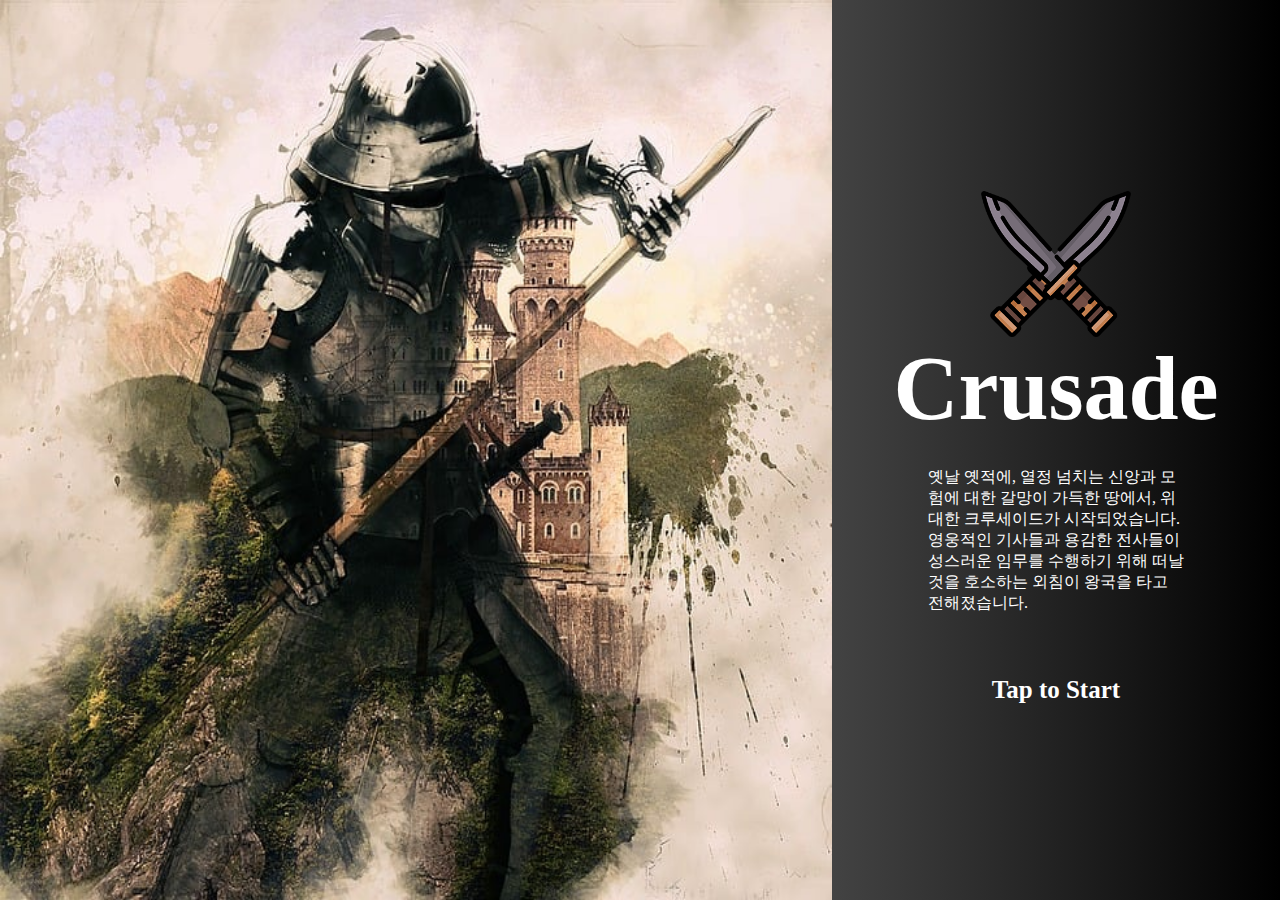
<file: index.html>
<!DOCTYPE html>
<html lang="en">
<head>
    <meta charset="UTF-8">
    <meta name="viewport" content="width=device-width, initial-scale=1.0">
    <title>Crusade</title>
    <link rel="shortcut icon" href="./images/1046857.png">
    <link rel="stylesheet" href="style.css">
</head>
<body>
    <div class="wrap">
        <img src="./images/main.jpg" id="main_img" alt="">

        <div id="main">
            <img src="./images/1046857.png" alt="">
            <h1>Crusade</h1>
            <p>옛날 옛적에, 열정 넘치는 신앙과 모험에 대한 갈망이 가득한 땅에서, 위대한 크루세이드가 시작되었습니다. 영웅적인 기사들과 용감한 전사들이 성스러운 임무를 수행하기 위해 떠날 것을 호소하는 외침이 왕국을 타고 전해졌습니다.</p>
            <a href="#">Tap to Start</a>
        </div>
    </div>
</body>
</html>
</file>
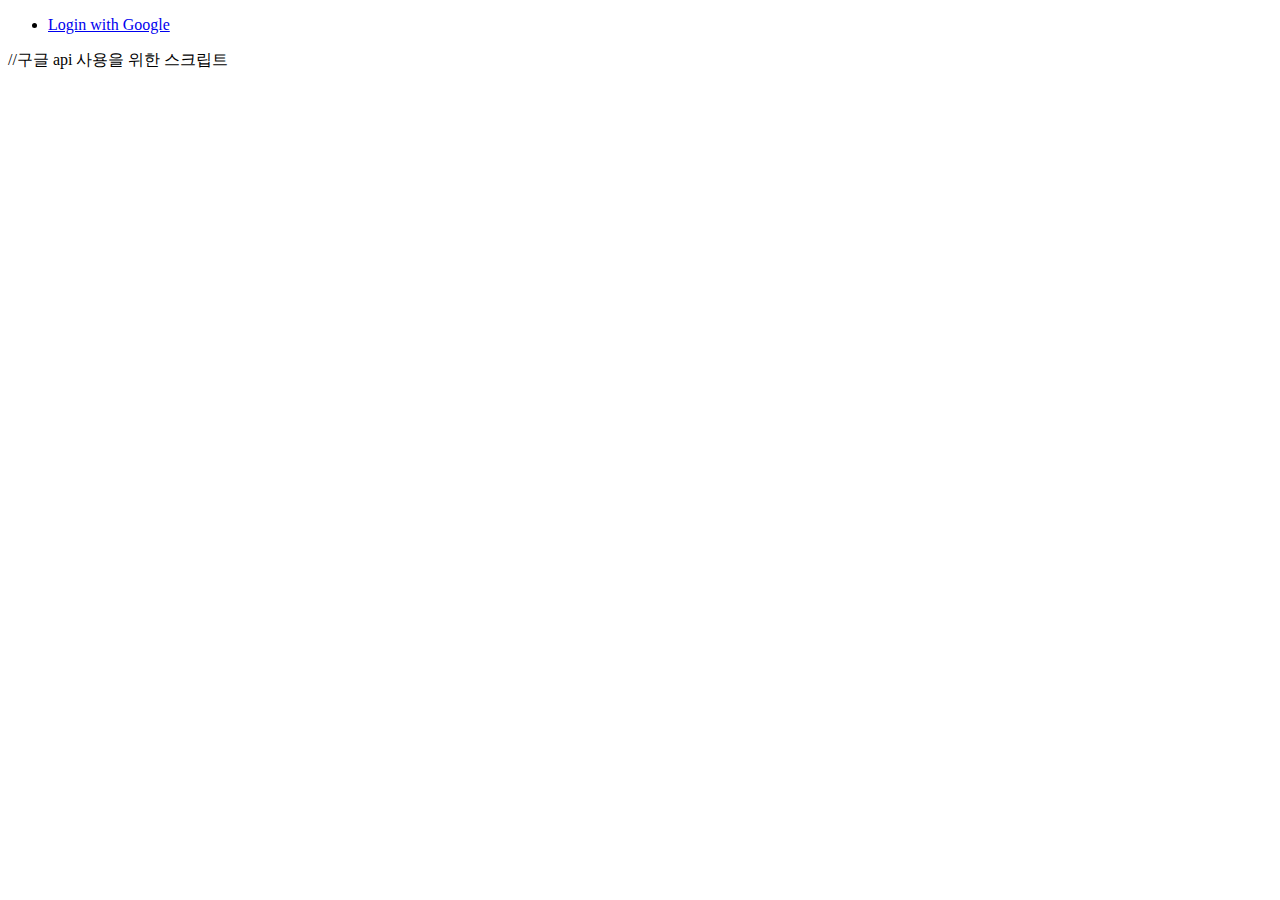
<file: test.html>
<!DOCTYPE html>
<html lang="en">
<head>
    <meta charset="UTF-8">
    <meta name="viewport" content="width=device-width, initial-scale=1.0">
    <meta name ="google-signin-client_id" content="344094451053-ld3j554komo903s006pg1jnccveiuej1.apps.googleusercontent.com">
    <title>Document</title>
</head>
<body>
    <ul>
        <li id="GgCustomLogin">
         <a href="javascript:void(0)">
          <span>Login with Google</span>
         </a>
        </li>
       </ul>
       <script>
       
       //처음 실행하는 함수
       function init() {
    gapi.load('auth2', function() {
        gapi.auth2.init({
            client_id: '344094451053-ld3j554komo903s006pg1jnccveiuej1.apps.googleusercontent.com'
        });

        var options = new gapi.auth2.SigninOptionsBuilder();
        options.setPrompt('select_account');
        options.setScope('email profile openid');

        gapi.auth2.getAuthInstance().attachClickHandler('GgCustomLogin', options, onSignIn, onSignInFailure);
    });
}
       
       function onSignIn(googleUser) {
           var access_token = googleUser.getAuthResponse().access_token
           $.ajax({
               // people api를 이용하여 프로필 및 생년월일에 대한 선택동의후 가져온다.
               url: 'https://people.googleapis.com/v1/people/me'
               // key에 자신의 API 키를 넣습니다.
               , data: {personFields:'birthdays', key:'AIzaSyBzQUE_tfSZ7z0378-X3lNEQvU_1262LJc', 'access_token': access_token}
               , method:'GET'
           })
           .done(function(e){
               //프로필을 가져온다.
               var profile = googleUser.getBasicProfile();
               console.log(profile)
           })
           .fail(function(e){
               console.log(e);
           })
       }
       function onSignInFailure(t){		
           console.log(t);
       }
       </script>
       //구글 api 사용을 위한 스크립트
       <script src="https://apis.google.com/js/platform.js?onload=init" async defer></script>
</body>
</html>
</file>
<file: style.css>
*{
    margin: 0;
    padding: 0;
}

.wrap{
    display: flex;
    height: 100vh;
}

.wrap #main_img{
    width: 65vw;
}

.wrap #main{
    width: 35vw;
    display: flex;
    flex-direction: column;
    justify-content: center;
    align-items: center;
    background-image: linear-gradient(to right, #434343 0%, black 100%);
}

.wrap #main img{
    width: 150px;
}

.wrap #main h1{
    color: white;
    font-size: 90px;
}

.wrap #main p{
    margin: 3vh 0px;
    width: 20vw;
    color: white;
}

@keyframes ani{
    0%{
        opacity: 0;
    }
    100%{
        opacity: 1;
    }
}


.wrap #main a{
    animation: ani 1.5s infinite alternate;
    text-decoration: none;
    font-size: 25px;
    color: white;
    font-weight: bold;
    border-radius: 100px;
    padding: 5px 20px;
    margin-top: 30px;
  
}



@media screen and (max-width: 480px) {
    .wrap #main_img{
        display: none;
    }

    .wrap #main{
        width: 480px;
    }

    .wrap #main img{
        width: 150px;
    }
    
    .wrap #main h1{
        color: white;
        font-size: 60px;
    }
    
    .wrap #main p{
        width: 70vw;
        font-size: 10px;
    }
}
</file>
